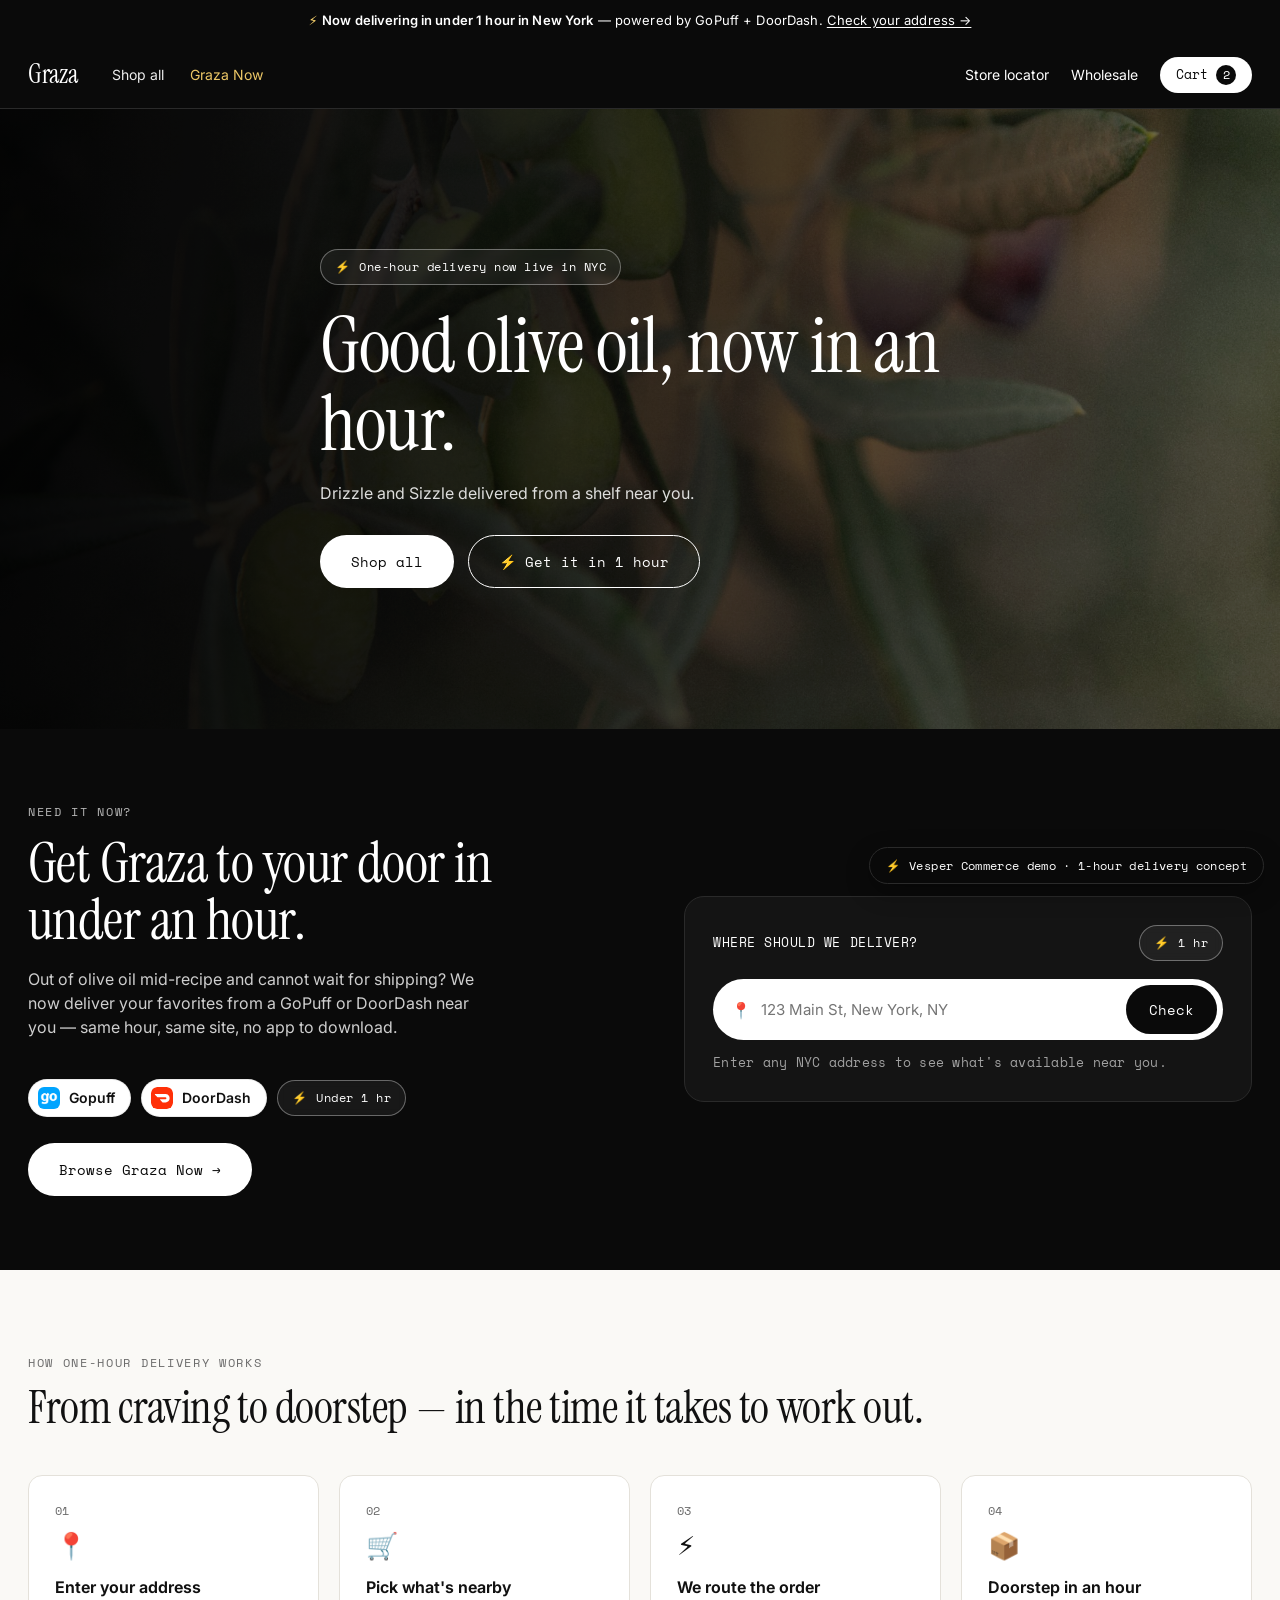
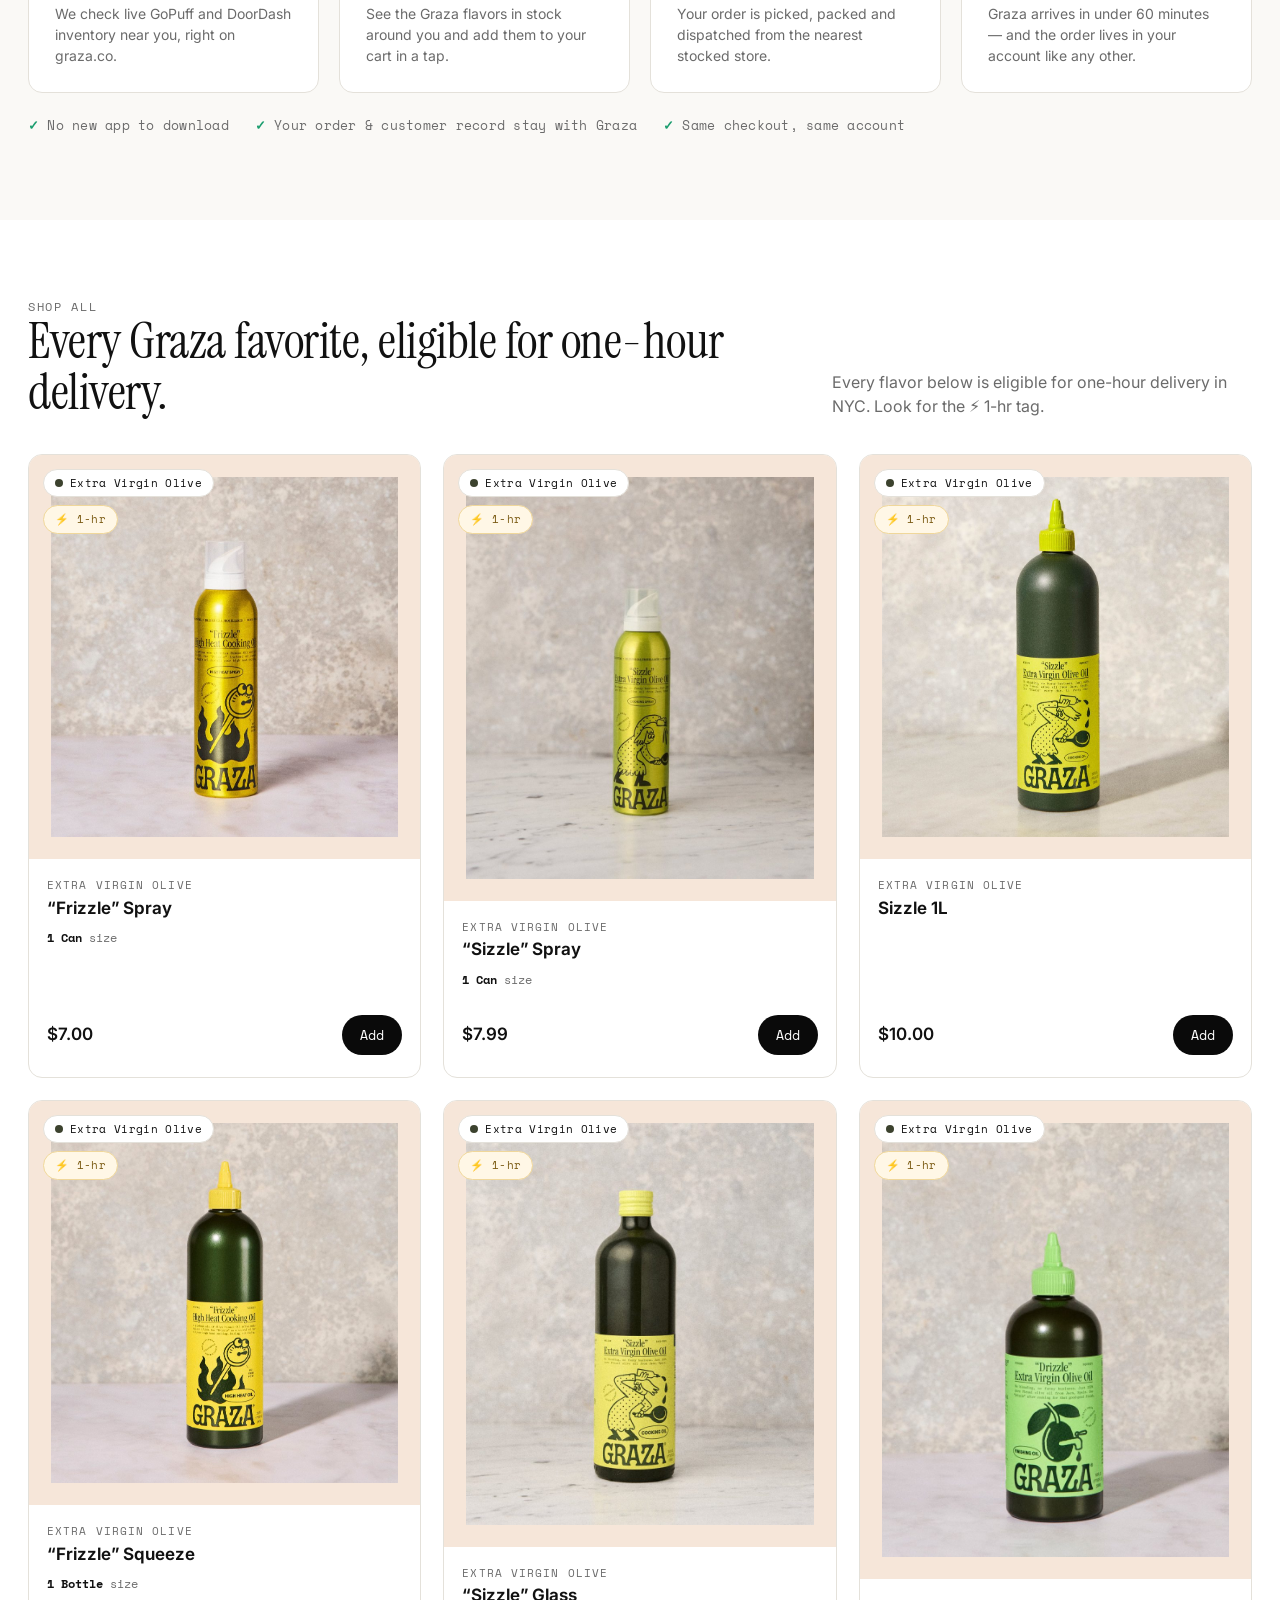
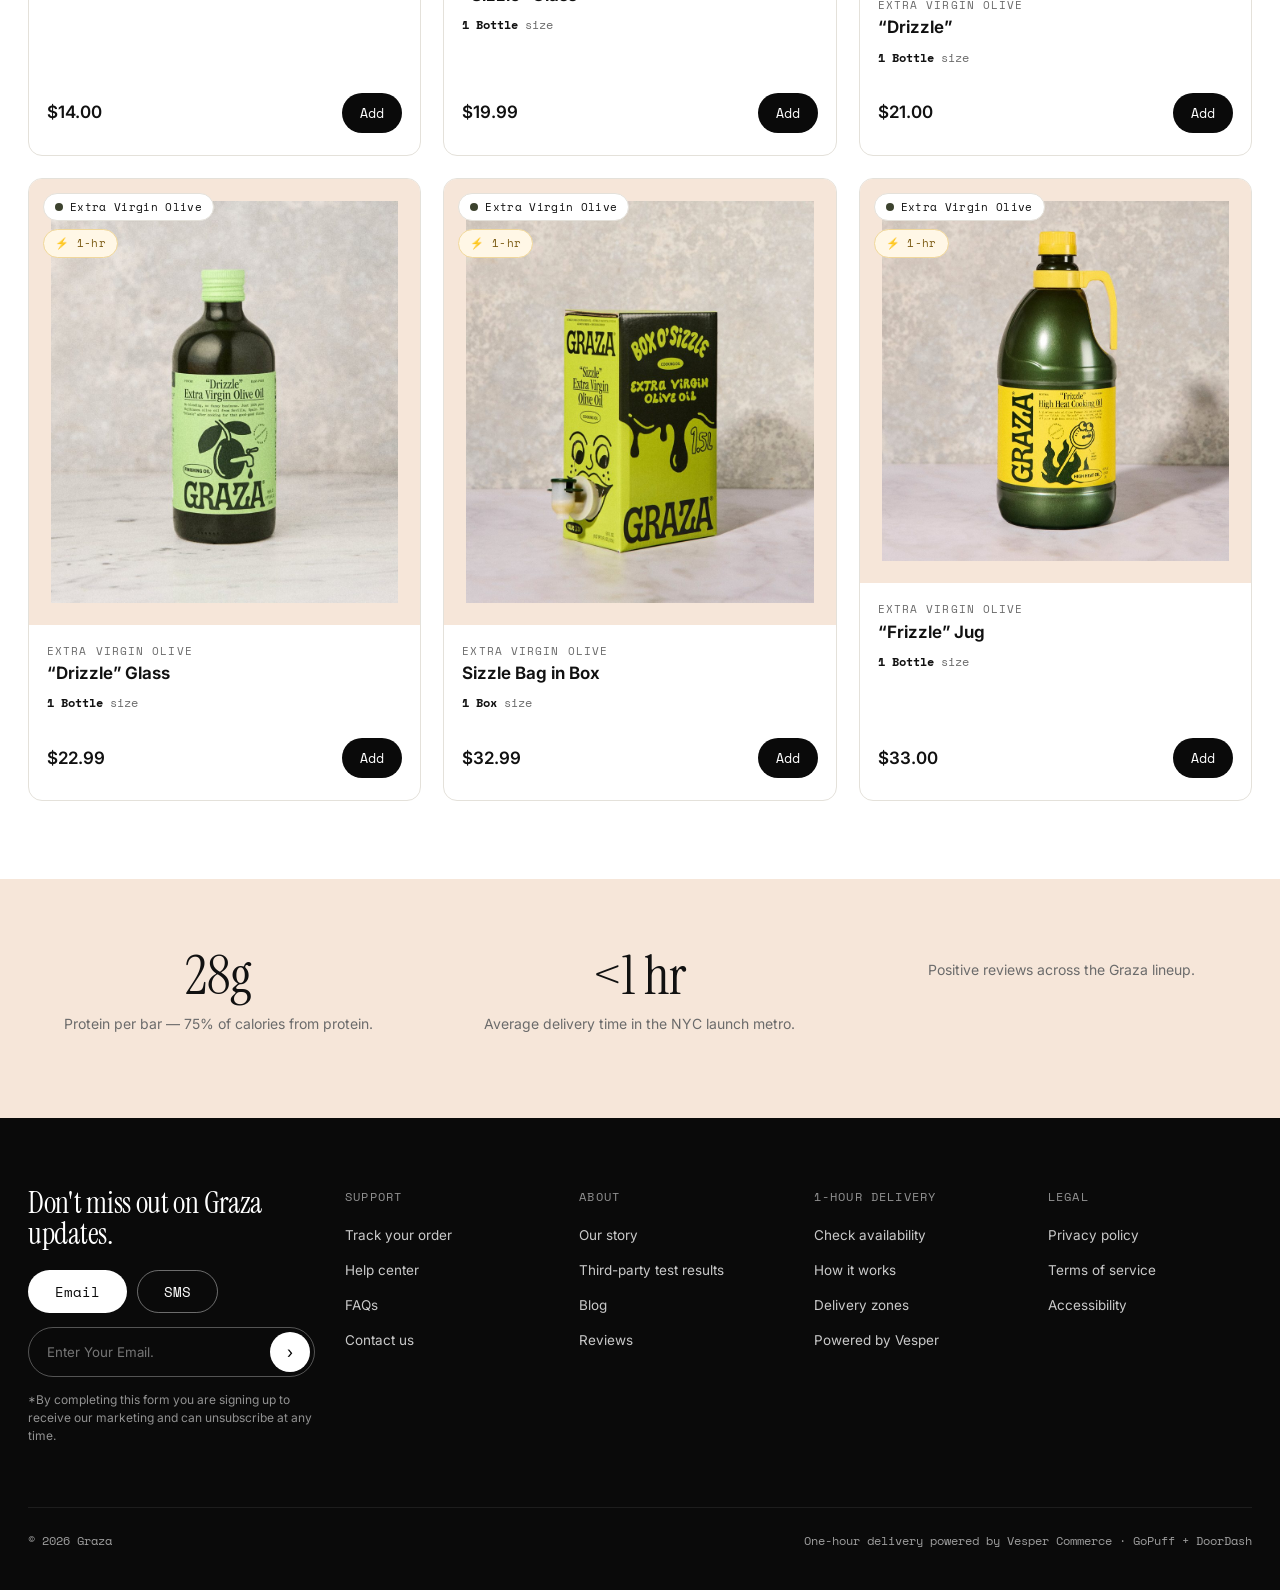
<file: index.html>
<!doctype html>
<html lang="en">
<head>
<meta charset="utf-8" />
<meta name="viewport" content="width=device-width, initial-scale=1" />
<title>Graza — now with one-hour delivery</title>
<meta name="description" content="Graza, delivered in about an hour via GoPuff and DoorDash." />
<link rel="preconnect" href="https://fonts.googleapis.com" />
<link rel="preconnect" href="https://fonts.gstatic.com" crossorigin />
<link href="https://fonts.googleapis.com/css2?family=Instrument+Serif&family=Inter:wght@400;500;600;700&family=Space+Mono:wght@400;700&display=swap" rel="stylesheet" />
<link rel="stylesheet" href="styles.css" />
<link rel="icon" href="assets/p0.jpg" />
</head>
<body>

<!-- Announcement -->
<div class="announce">
  <span class="bolt">⚡</span> <b>Now delivering in under 1 hour in New York</b> — powered by GoPuff + DoorDash. <a href="#onehour">Check your address →</a>
</div>

<!-- Header -->
<header class="header">
  <nav class="nav">
    <a class="brand" href="index.html"><span class="wordmark">Graza</span></a>
    <div class="nav-links"><a href="#shop">Shop all</a>
      <a href="graza-now.html" style="color:#ffd76e">Graza Now</a>
    </div>
    <div class="nav-right">
      <a class="hide-sm" href="#">Store locator</a>
      <a class="hide-sm" href="#">Wholesale</a>
      <button class="hamburger" onclick="openMenu()" aria-label="Open menu"><svg viewBox="0 0 24 24" fill="none" stroke="currentColor" stroke-width="2" stroke-linecap="round"><line x1="3" y1="6" x2="21" y2="6"/><line x1="3" y1="12" x2="21" y2="12"/><line x1="3" y1="18" x2="21" y2="18"/></svg></button>
      <a href="checkout.html" class="cart-pill" onclick="event.preventDefault();openCart()">Cart <span class="cart-count" id="cartCount">2</span></a>
    </div>
  </nav>
</header>

<!-- Hero -->
<section class="hero">
  <div class="hero-media" style="background-image:linear-gradient(105deg,rgba(10,12,20,.84) 0%,rgba(10,12,20,.58) 46%,rgba(10,12,20,.34) 100%),url('assets/hero.jpg');background-size:cover;background-position:center"></div>
  <div class="wrap hero-inner">
    <div class="delivery-badge" style="margin-bottom:22px"><span class="bolt">⚡</span> One-hour delivery now live in NYC</div>
    <h1 class="serif">Good olive oil, now in an hour.</h1>
    <p class="sub">Drizzle and Sizzle delivered from a shelf near you.</p>
    <div class="hero-cta">
      <a href="#shop" class="btn btn-white">Shop all</a>
      <a href="#onehour" class="btn btn-outline" style="color:#fff">⚡ Get it in 1 hour</a>
    </div>
  </div>
</section>

<!-- ===== SIGNATURE 1-HOUR DELIVERY BAND ===== -->
<section class="delivery-band" id="onehour">
  <div class="wrap grid">
    <div>
      <div class="eyebrow" style="color:rgba(255,255,255,.7)">Need it now?</div>
      <h2 class="serif" style="margin-top:14px">Get Graza to your door in under an hour.</h2>
      <p class="lede">Out of olive oil mid-recipe and cannot wait for shipping? We now deliver your favorites from a GoPuff or DoorDash near you — same hour, same site, no app to download.</p>
      <div class="retailer-chips" style="margin-top:24px">
        <span class="chip"><img class="logo" src="assets/gopuff-icon.png" alt="GoPuff" /> Gopuff</span>
        <span class="chip"><img class="logo" src="assets/doordash-icon.svg" alt="DoorDash" /> DoorDash</span>
        <span class="delivery-badge"><span class="bolt">⚡</span> Under 1 hr</span>
      </div>
      <div style="margin-top:26px">
        <a href="graza-now.html" class="btn btn-white">Browse Graza Now →</a>
      </div>
    </div>

    <div class="addr-card">
      <div class="row-top">
        <div style="font-family:var(--mono);font-size:13px;letter-spacing:.04em">WHERE SHOULD WE DELIVER?</div>
        <div class="delivery-badge"><span class="bolt">⚡</span> 1 hr</div>
      </div>
      <div class="addr-field">
        <span aria-hidden="true">📍</span>
        <input id="addrInput" type="text" placeholder="123 Main St, New York, NY" />
        <button class="btn btn-dark" onclick="checkAvailability()">Check</button>
      </div>
      <div class="addr-note">Enter any NYC address to see what's available near you.</div>

      <div class="avail-result" id="availResult">
        <div class="avail-head"><span>✓</span> Available near you — delivered in under 1 hour</div>
        <div class="mini-prod">
          <img src="assets/p0.jpg" alt="" />
          <div class="info"><div class="name">Gold · Chocolate Chip Cookie Dough</div><div class="meta">4-bar pack · $13.99</div></div>
          <button class="mini-add" onclick="addToCart()">Add</button>
        </div>
        <div class="mini-prod">
          <img src="assets/p1.jpg" alt="" />
          <div class="info"><div class="name">Bronze · Cookie Dough Caramel</div><div class="meta">4-bar pack · $13.99</div></div>
          <button class="mini-add" onclick="addToCart()">Add</button>
        </div>
        <div class="mini-prod">
          <img src="assets/p0.jpg" alt="" />
          <div class="info"><div class="name">Gold · Single bar <span style="opacity:.6">(trial)</span></div><div class="meta">Single · $3.49</div></div>
          <button class="mini-add" onclick="addToCart()">Add</button>
        </div>
        <a href="checkout.html" class="btn btn-white btn-block" style="margin-top:16px">View cart · check out →</a>
      </div>
    </div>
  </div>
</section>

<!-- How it works -->
<section class="how">
  <div class="wrap">
    <div class="eyebrow">How one-hour delivery works</div>
    <h2 class="serif" style="font-size:clamp(30px,3.6vw,46px);margin-top:12px">From craving to doorstep — in the time it takes to work out.</h2>
    <div class="steps">
      <div class="step"><div class="num">01</div><div class="icon">📍</div><h3>Enter your address</h3><p>We check live GoPuff and DoorDash inventory near you, right on graza.co.</p></div>
      <div class="step"><div class="num">02</div><div class="icon">🛒</div><h3>Pick what's nearby</h3><p>See the Graza flavors in stock around you and add them to your cart in a tap.</p></div>
      <div class="step"><div class="num">03</div><div class="icon">⚡</div><h3>We route the order</h3><p>Your order is picked, packed and dispatched from the nearest stocked store.</p></div>
      <div class="step"><div class="num">04</div><div class="icon">📦</div><h3>Doorstep in an hour</h3><p>Graza arrives in under 60 minutes — and the order lives in your account like any other.</p></div>
    </div>
    <div class="assurance">
      <span><span class="tick">✓</span> No new app to download</span>
      <span><span class="tick">✓</span> Your order &amp; customer record stay with Graza</span>
      <span><span class="tick">✓</span> Same checkout, same account</span>
    </div>
  </div>
</section>

<!-- Product grid -->
<section class="section" id="shop">
  <div class="wrap">
    <div class="section-head">
      <div>
        <div class="eyebrow">Shop all</div>
        <h2 class="serif">Every Graza favorite, eligible for one-hour delivery.</h2>
      </div>
      <p>Every flavor below is eligible for one-hour delivery in NYC. Look for the <span style="white-space:nowrap">⚡ 1-hr</span> tag.</p>
    </div>

    <div class="prod-grid" id="prodGrid">
      <!-- cards injected by app.js -->
    </div>
  </div>
</section>

<!-- Value strip -->
<section class="value-strip">
  <div class="wrap value-grid">
    <div><div class="big">28g</div><p>Protein per bar — 75% of calories from protein.</p></div>
    <div><div class="big">&lt;1 hr</div><p>Average delivery time in the NYC launch metro.</p></div>
    <div><div class="big"></div><p>Positive reviews across the Graza lineup.</p></div>
  </div>
</section>

<!-- Footer -->
<footer class="footer">
  <div class="wrap">
    <div class="top">
      <div class="updates">
        <h3 class="serif">Don't miss out on Graza updates.</h3>
        <div class="toggle">
          <button class="btn btn-white">Email</button>
          <button class="btn btn-outline" style="color:#fff">SMS</button>
        </div>
        <div class="subscribe"><input placeholder="Enter Your Email." /><button>›</button></div>
        <p style="font-size:12px;opacity:.55;margin-top:14px;max-width:320px">*By completing this form you are signing up to receive our marketing and can unsubscribe at any time.</p>
      </div>
      <div><div class="colhead">Support</div><ul><li><a href="#">Track your order</a></li><li><a href="#">Help center</a></li><li><a href="#">FAQs</a></li><li><a href="#">Contact us</a></li></ul></div>
      <div><div class="colhead">About</div><ul><li><a href="#">Our story</a></li><li><a href="#">Third-party test results</a></li><li><a href="#">Blog</a></li><li><a href="#">Reviews</a></li></ul></div>
      <div><div class="colhead">1-Hour Delivery</div><ul><li><a href="#onehour">Check availability</a></li><li><a href="#onehour">How it works</a></li><li><a href="#">Delivery zones</a></li><li><a href="#">Powered by Vesper</a></li></ul></div>
      <div><div class="colhead">Legal</div><ul><li><a href="#">Privacy policy</a></li><li><a href="#">Terms of service</a></li><li><a href="#">Accessibility</a></li></ul></div>
    </div>
    <div class="base"><span>© 2026 Graza</span><span>One-hour delivery powered by Vesper Commerce · GoPuff + DoorDash</span></div>
  </div>
</footer>

<div class="demo-ribbon"><span class="bolt">⚡</span> Vesper Commerce demo · 1-hour delivery concept</div>

<script src="app.js"></script>
</body>
</html>
</file>
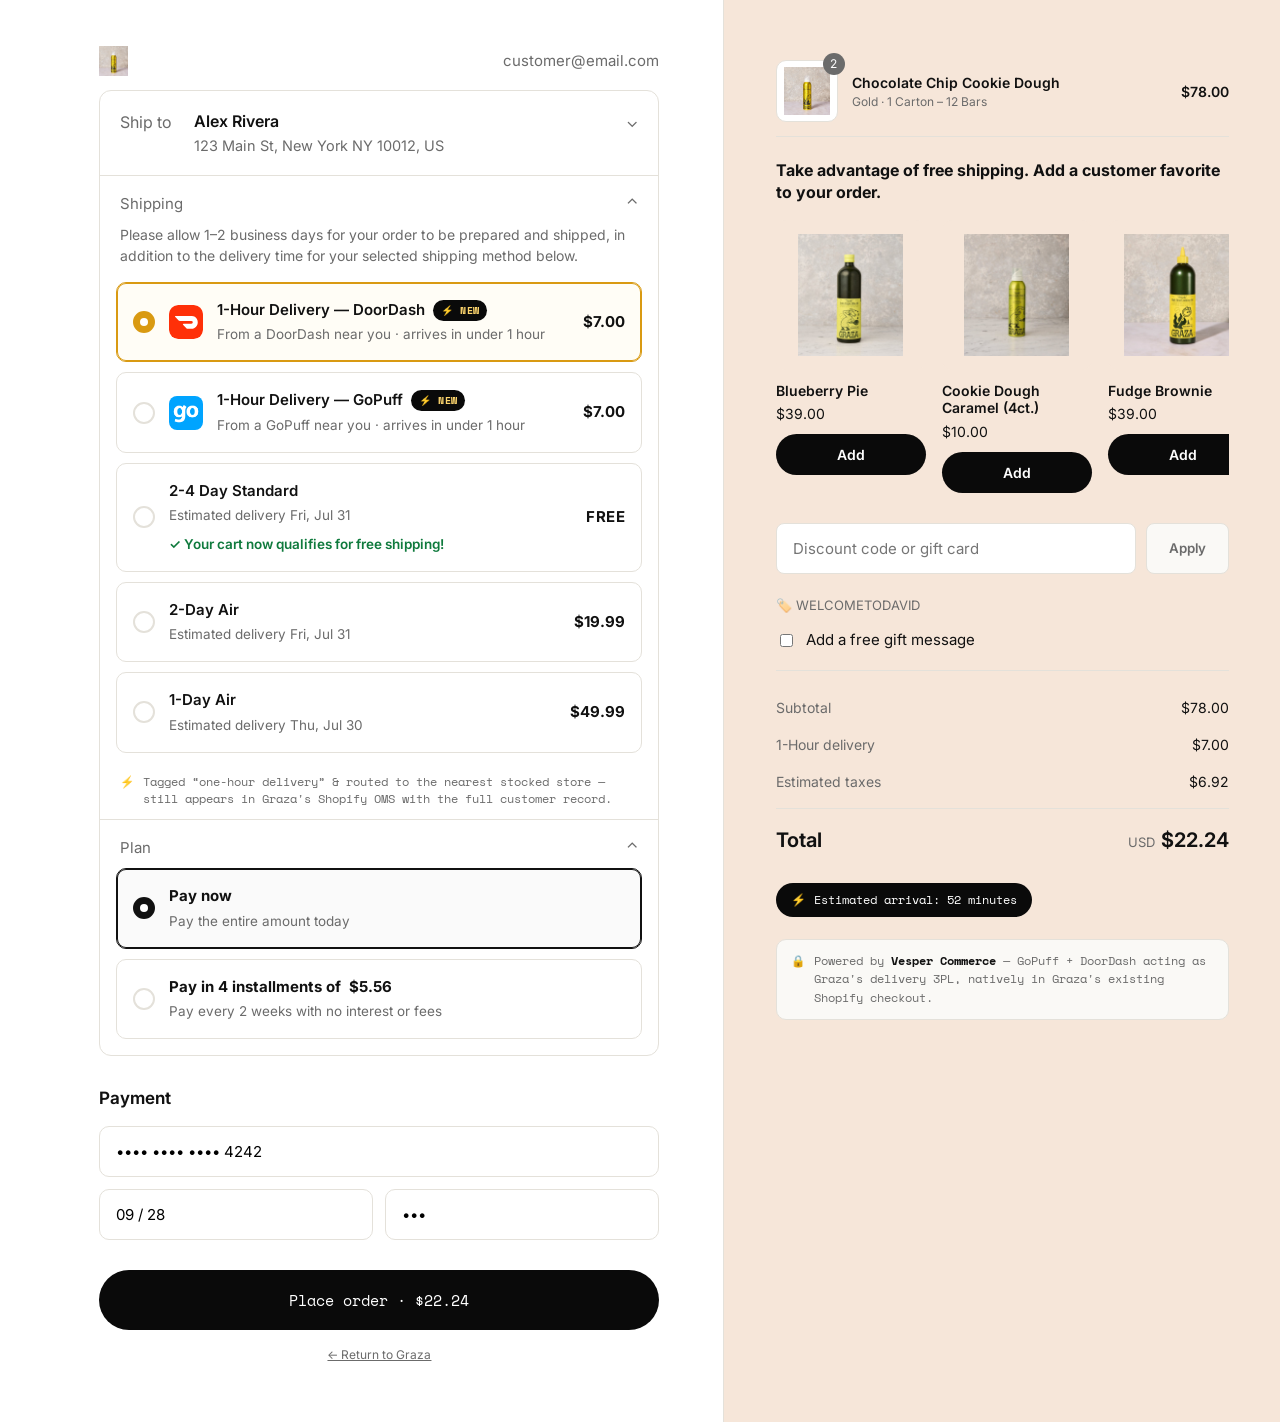
<file: checkout.html>
<!doctype html>
<html lang="en">
<head>
<meta charset="utf-8" />
<meta name="viewport" content="width=device-width, initial-scale=1" />
<title>Checkout | Graza</title>
<link rel="preconnect" href="https://fonts.googleapis.com" />
<link rel="preconnect" href="https://fonts.gstatic.com" crossorigin />
<link href="https://fonts.googleapis.com/css2?family=Instrument+Serif&family=Inter:wght@400;500;600;700&family=Space+Mono:wght@400;700&display=swap" rel="stylesheet" />
<link rel="stylesheet" href="styles.css" />
<link rel="icon" href="assets/p0.jpg" />
</head>
<body>

<div class="checkout">
  <!-- LEFT -->
  <div class="co-left">
    <div class="inner">
      <div class="co-topbar">
        <a href="index.html" class="co-logo"><img src="assets/p0.jpg" alt="Graza" style="height:30px" /></a>
        <span class="email">customer@email.com</span>
      </div>

      <!-- Ship to -->
      <div class="co-card">
        <div class="ship-to">
          <span class="k">Ship to</span>
          <span class="v"><b>Alex Rivera</b><div>123 Main St, New York NY 10012, US</div></span>
          <span class="chev">⌄</span>
        </div>

        <!-- Shipping -->
        <div class="co-block">
          <div class="bh"><span class="t">Shipping</span><span class="chev" style="color:var(--gray)">⌃</span></div>
          <div class="note">Please allow 1–2 business days for your order to be prepared and shipped, in addition to the delivery time for your selected shipping method below.</div>
          <div class="opts" id="shipOpts">

            <!-- 1-hour delivery options (the Vesper addition) -->
            <label class="co-opt onehr selected" data-cost="7.00" data-label="1-Hour delivery" onclick="selectShip(this)">
              <span class="radio"></span>
              <span class="ret"><img src="assets/doordash-icon.svg" alt="DoorDash" /></span>
              <span class="body">
                <span class="n">1-Hour Delivery — DoorDash <span class="badge-1hr">⚡ NEW</span></span>
                <span class="d">From a DoorDash near you · arrives in under 1 hour</span>
              </span>
              <span class="amt">$7.00</span>
            </label>

            <label class="co-opt onehr" data-cost="7.00" data-label="1-Hour delivery" onclick="selectShip(this)">
              <span class="radio"></span>
              <span class="ret"><img src="assets/gopuff-icon.png" alt="GoPuff" /></span>
              <span class="body">
                <span class="n">1-Hour Delivery — GoPuff <span class="badge-1hr">⚡ NEW</span></span>
                <span class="d">From a GoPuff near you · arrives in under 1 hour</span>
              </span>
              <span class="amt">$7.00</span>
            </label>

            <!-- standard Graza shipping tiers -->
            <label class="co-opt" data-cost="0" data-label="2-4 Day Standard" onclick="selectShip(this)">
              <span class="radio"></span>
              <span class="body">
                <span class="n">2-4 Day Standard</span>
                <span class="d">Estimated delivery Fri, Jul 31</span>
                <span class="free-ok">✓ Your cart now qualifies for free shipping!</span>
              </span>
              <span class="amt free">FREE</span>
            </label>

            <label class="co-opt" data-cost="19.99" data-label="2-Day Air" onclick="selectShip(this)">
              <span class="radio"></span>
              <span class="body">
                <span class="n">2-Day Air</span>
                <span class="d">Estimated delivery Fri, Jul 31</span>
              </span>
              <span class="amt">$19.99</span>
            </label>

            <label class="co-opt" data-cost="49.99" data-label="1-Day Air" onclick="selectShip(this)">
              <span class="radio"></span>
              <span class="body">
                <span class="n">1-Day Air</span>
                <span class="d">Estimated delivery Thu, Jul 30</span>
              </span>
              <span class="amt">$49.99</span>
            </label>

          </div>
          <div class="note" id="routeNote" style="display:flex;gap:9px;color:var(--gray);font-family:var(--mono);font-size:11.5px">
            <span style="color:#d99a12">⚡</span>
            <span>Tagged “one-hour delivery” &amp; routed to the nearest stocked store — still appears in Graza's Shopify OMS with the full customer record.</span>
          </div>
        </div>

        <!-- Plan -->
        <div class="co-block co-plan">
          <div class="bh"><span class="t">Plan</span><span class="chev" style="color:var(--gray)">⌃</span></div>
          <div class="opts" id="planOpts">
            <label class="co-opt selected" onclick="selectPlan(this)">
              <span class="radio"></span>
              <span class="body"><span class="n">Pay now</span><span class="d">Pay the entire amount today</span></span>
            </label>
            <label class="co-opt" onclick="selectPlan(this)">
              <span class="radio"></span>
              <span class="body"><span class="n">Pay in 4 installments of <span id="instAmt">$22.98</span></span><span class="d">Pay every 2 weeks with no interest or fees</span></span>
            </label>
          </div>
        </div>
      </div>

      <!-- Payment -->
      <div class="co-section-title">Payment</div>
      <input class="co-field" placeholder="Card number" value="•••• •••• •••• 4242" />
      <div class="co-row">
        <input class="co-field" placeholder="Expiration (MM/YY)" value="09 / 28" />
        <input class="co-field" placeholder="Security code" value="•••" />
      </div>

      <button class="btn btn-dark btn-block btn-lg" id="placeBtn" style="margin-top:18px" onclick="placeOrder()">Place order · $91.92</button>
      <p style="font-size:12px;color:var(--gray);text-align:center;margin-top:16px"><a href="index.html" style="text-decoration:underline">← Return to Graza</a></p>
    </div>
  </div>

  <!-- RIGHT: order summary -->
  <div class="co-right">
    <div class="inner">
      <div class="os-item">
        <div class="im"><img src="assets/p0.jpg" alt="" /><span class="q">2</span></div>
        <div class="nm"><div class="t">Chocolate Chip Cookie Dough</div><div class="s">Gold · 1 Carton – 12 Bars</div></div>
        <div class="pr">$78.00</div>
      </div>

      <!-- upsell rail -->
      <div class="upsell-title">Take advantage of free shipping. Add a customer favorite to your order.</div>
      <div class="upsell-rail">
        <div class="upsell-card"><div class="im"><img src="assets/p4.jpg" alt="" /></div><div class="nm">Blueberry Pie</div><div class="pr">$39.00</div><button class="add" onclick="addToCart()">Add</button></div>
        <div class="upsell-card"><div class="im"><img src="assets/p1.jpg" alt="" /></div><div class="nm">Cookie Dough Caramel (4ct.)</div><div class="pr">$10.00</div><button class="add" onclick="addToCart()">Add</button></div>
        <div class="upsell-card"><div class="im"><img src="assets/p3.jpg" alt="" /></div><div class="nm">Fudge Brownie</div><div class="pr">$39.00</div><button class="add" onclick="addToCart()">Add</button></div>
        <div class="upsell-card"><div class="im"><img src="assets/p2.jpg" alt="" /></div><div class="nm">PB Chocolate Chunk</div><div class="pr">$39.00</div><button class="add" onclick="addToCart()">Add</button></div>
      </div>

      <!-- discount -->
      <div class="co-discount">
        <input placeholder="Discount code or gift card" />
        <button>Apply</button>
      </div>
      <div class="co-discount-tag">🏷️ WELCOMETODAVID</div>
      <div class="co-gift"><input type="checkbox" /> Add a free gift message</div>

      <!-- totals -->
      <div class="os-line"><span class="muted">Subtotal</span><span>$78.00</span></div>
      <div class="os-line"><span class="muted" id="sumShipLabel">1-Hour delivery</span><span id="sumShip">$7.00</span></div>
      <div class="os-line"><span class="muted">Estimated taxes</span><span>$6.92</span></div>
      <div class="os-line total"><span>Total</span><span><span style="font-size:13px;color:var(--gray);font-weight:400;margin-right:6px">USD</span><span id="sumTotal">$91.92</span></span></div>

      <div class="eta-badge" style="margin-top:20px"><span class="bolt">⚡</span> Estimated arrival: 52 minutes</div>
      <div class="co-note" style="margin-top:8px;border-style:solid"><span>🔒</span> <span>Powered by <b>Vesper Commerce</b> — GoPuff + DoorDash acting as Graza's delivery 3PL, natively in Graza's existing Shopify checkout.</span></div>
    </div>
  </div>
</div>

<script src="app.js"></script>
</body>
</html>
</file>
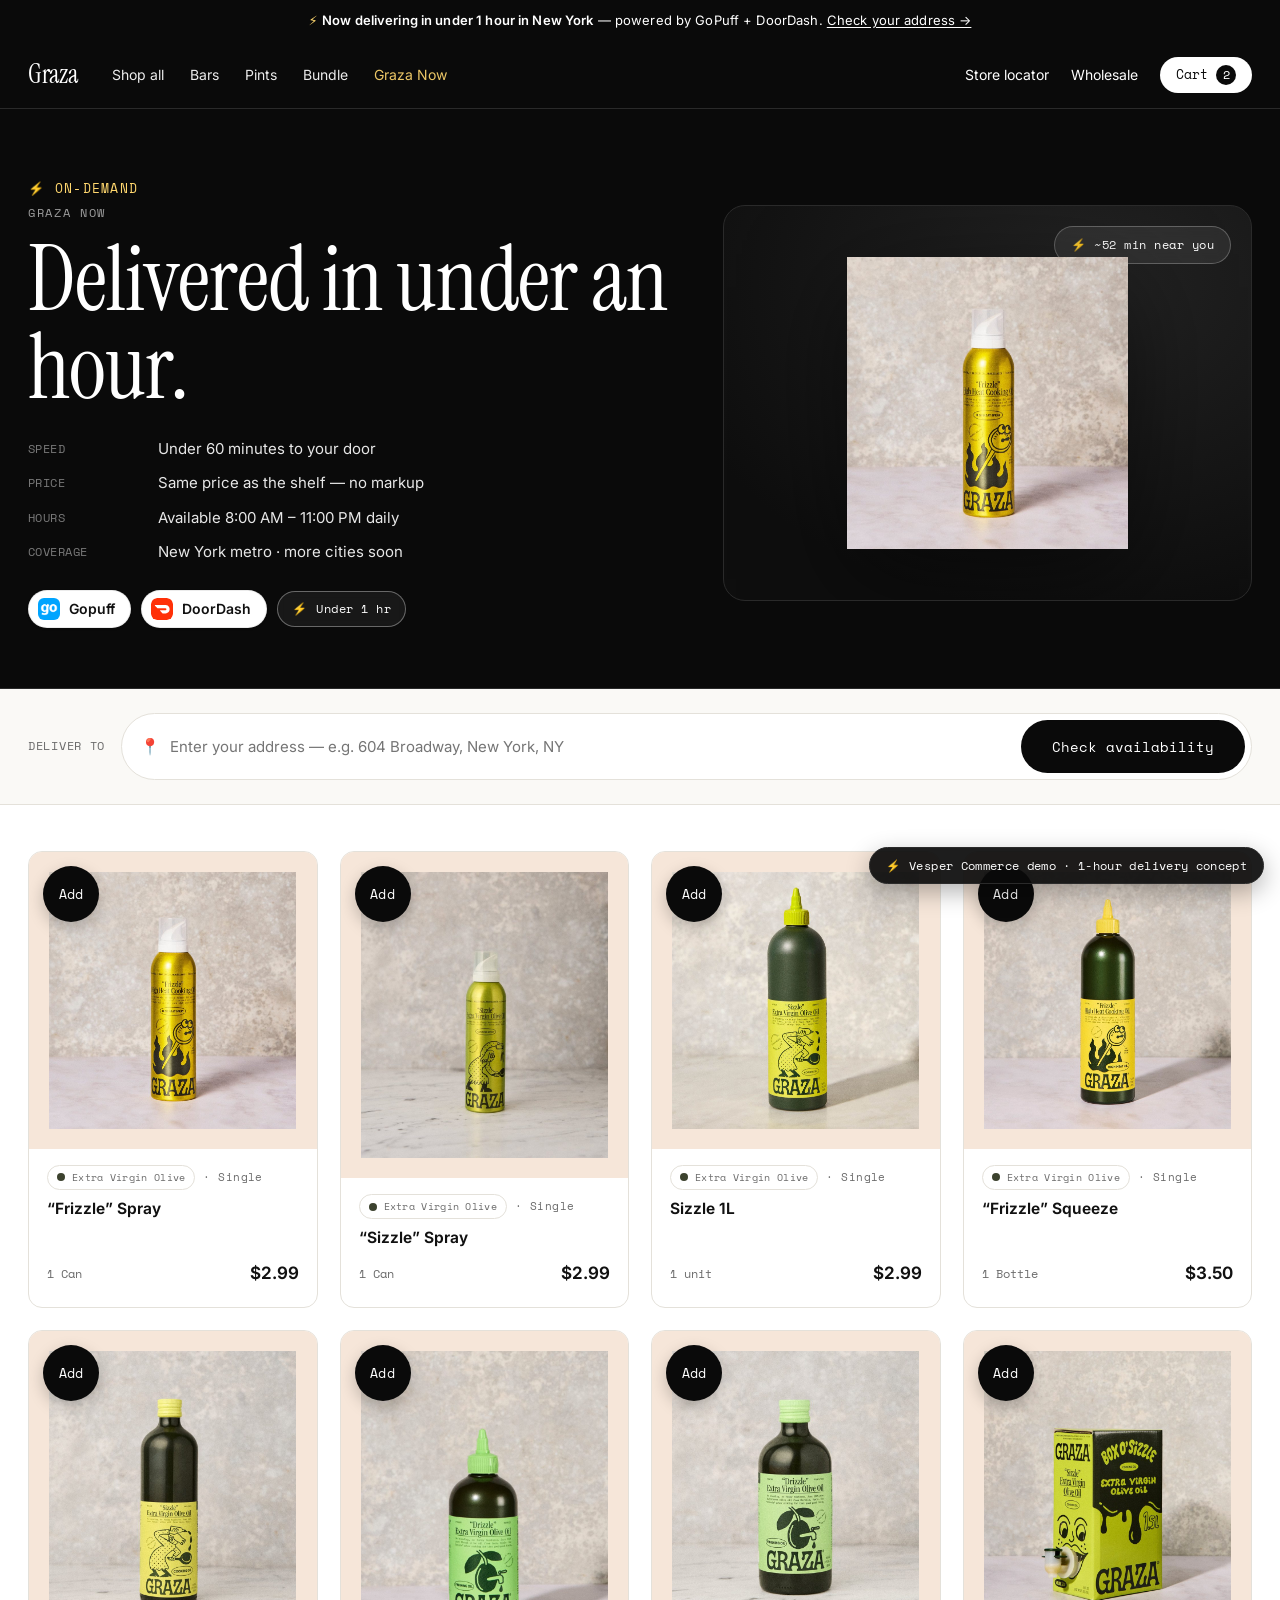
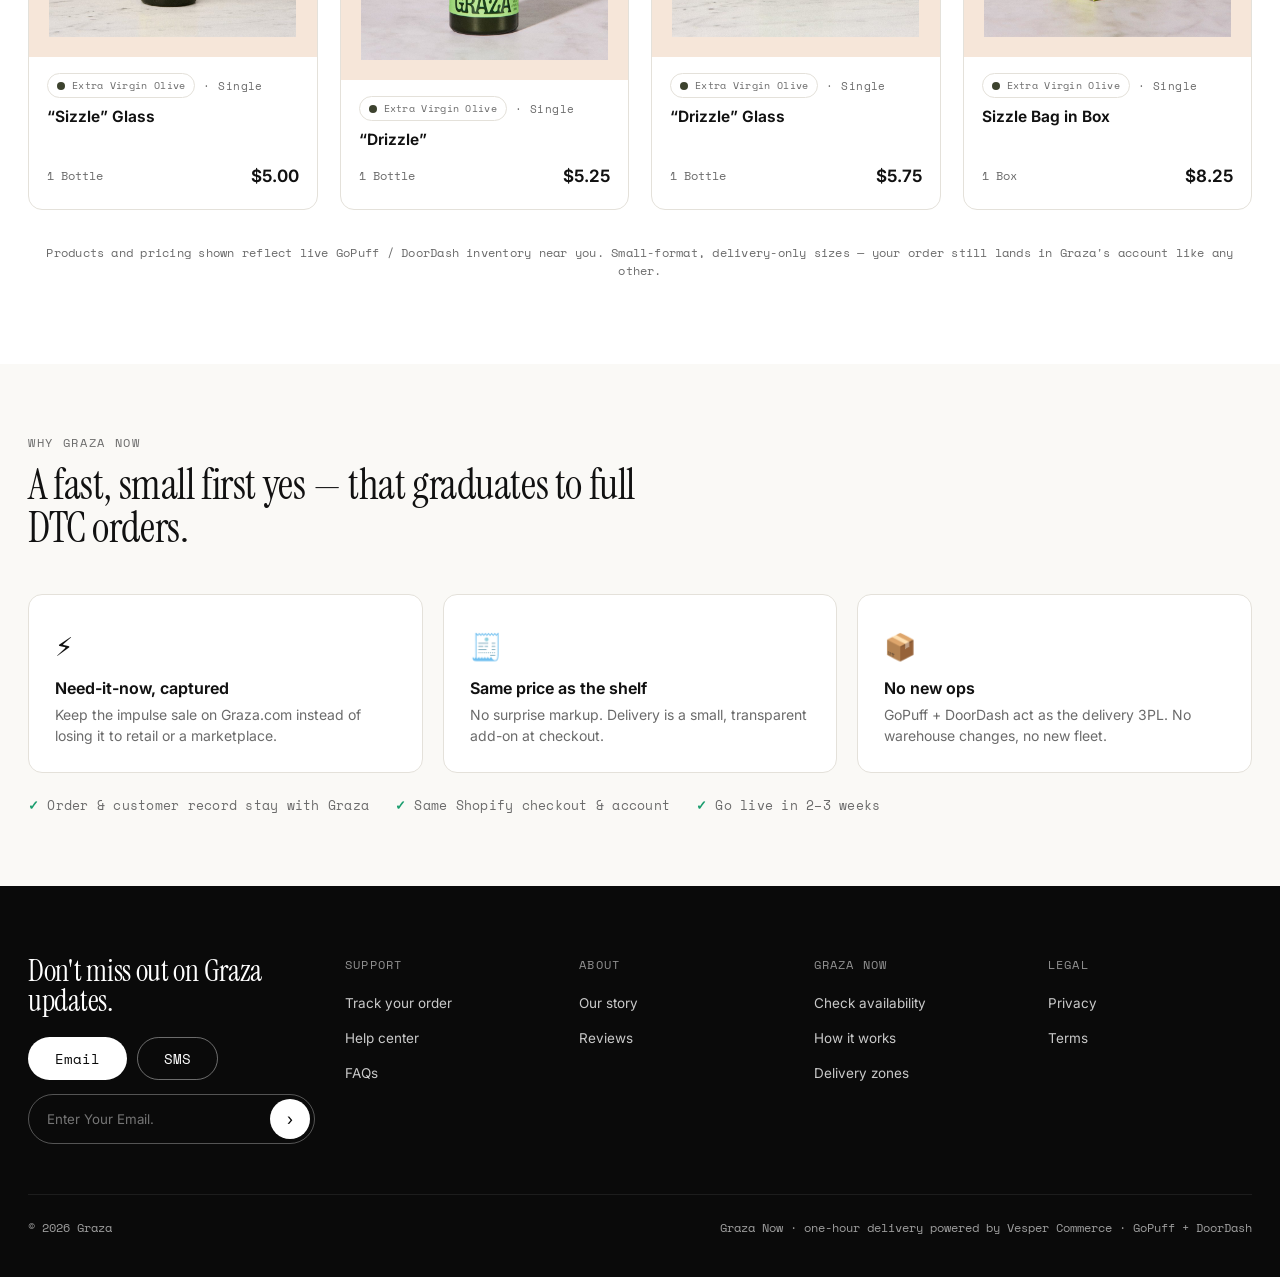
<file: graza-now.html>
<!doctype html>
<html lang="en">
<head>
<meta charset="utf-8" />
<meta name="viewport" content="width=device-width, initial-scale=1" />
<title>Graza Now — Delivered in under an hour | Graza</title>
<meta name="description" content="Graza Now: your favorite bars delivered in under an hour, at the same price as the shelf. Powered by GoPuff + DoorDash." />
<link rel="preconnect" href="https://fonts.googleapis.com" />
<link rel="preconnect" href="https://fonts.gstatic.com" crossorigin />
<link href="https://fonts.googleapis.com/css2?family=Instrument+Serif&family=Inter:wght@400;500;600;700&family=Space+Mono:wght@400;700&display=swap" rel="stylesheet" />
<link rel="stylesheet" href="styles.css" />
<link rel="icon" href="assets/p0.jpg" />
</head>
<body>

<div class="announce">
  <span class="bolt">⚡</span> <b>Now delivering in under 1 hour in New York</b> — powered by GoPuff + DoorDash. <a href="#now">Check your address →</a>
</div>

<header class="header">
  <nav class="nav">
    <a class="brand" href="index.html"><span class="wordmark">Graza</span></a>
    <div class="nav-links">
      <a href="index.html#shop">Shop all</a>
      <a href="index.html#shop">Bars</a>
      <a href="index.html#shop">Pints</a>
      <a href="index.html#shop">Bundle</a>
      <a href="graza-now.html" style="color:#ffd76e">Graza Now</a>
    </div>
    <div class="nav-right">
      <a class="hide-sm" href="#">Store locator</a>
      <a class="hide-sm" href="#">Wholesale</a>
      <button class="hamburger" onclick="openMenu()" aria-label="Open menu"><svg viewBox="0 0 24 24" fill="none" stroke="currentColor" stroke-width="2" stroke-linecap="round"><line x1="3" y1="6" x2="21" y2="6"/><line x1="3" y1="12" x2="21" y2="12"/><line x1="3" y1="18" x2="21" y2="18"/></svg></button>
      <a href="checkout.html" class="cart-pill" onclick="event.preventDefault();openCart()">Cart <span class="cart-count" id="cartCount">2</span></a>
    </div>
  </nav>
</header>

<!-- HERO -->
<section class="now-hero" id="now">
  <div class="wrap grid">
    <div>
      <div class="kick">⚡ On-demand</div>
      <div class="eyebrow">Graza Now</div>
      <h1 class="serif">Delivered in under an hour.</h1>
      <div class="facts">
        <div><span class="k">Speed</span> Under 60 minutes to your door</div>
        <div><span class="k">Price</span> Same price as the shelf — no markup</div>
        <div><span class="k">Hours</span> Available 8:00 AM – 11:00 PM daily</div>
        <div><span class="k">Coverage</span> New York metro · more cities soon</div>
      </div>
      <div class="chips-row retailer-chips">
        <span class="chip"><img class="logo" src="assets/gopuff-icon.png" alt="GoPuff" /> Gopuff</span>
        <span class="chip"><img class="logo" src="assets/doordash-icon.svg" alt="DoorDash" /> DoorDash</span>
        <span class="delivery-badge"><span class="bolt">⚡</span> Under 1 hr</span>
      </div>
    </div>
    <div class="now-visual">
      <div class="float-badge"><span class="bolt">⚡</span> ~52 min near you</div>
      <img src="assets/p0.jpg" alt="Graza bar available on demand" />
    </div>
  </div>
</section>

<!-- ADDRESS BAR -->
<div class="now-addrbar">
  <div class="wrap inner">
    <span class="lbl">Deliver to</span>
    <div class="field">
      <span aria-hidden="true">📍</span>
      <input id="nowAddr" type="text" placeholder="Enter your address — e.g. 604 Broadway, New York, NY" />
      <button class="btn btn-dark" onclick="nowCheck()">Check availability</button>
    </div>
    <span class="now-addr-state" id="nowAddrState"><span>✓</span> In your zone · delivered in ~52 min</span>
  </div>
</div>

<!-- GRID -->
<section class="now-section">
  <div class="wrap">
    <div class="now-gridwrap show" id="nowGridWrap">
      <div class="now-grid" id="nowGrid"><!-- injected by app.js --></div>
      <div class="now-disclaimer">
        Products and pricing shown reflect live GoPuff / DoorDash inventory near you. Small-format, delivery-only sizes — your order still lands in Graza's account like any other.
      </div>
    </div>
  </div>
</section>

<!-- reassurance band -->
<section class="how" style="padding:70px 0">
  <div class="wrap">
    <div class="eyebrow">Why Graza Now</div>
    <h2 class="serif" style="font-size:clamp(28px,3.4vw,42px);margin-top:12px;max-width:640px">A fast, small first yes — that graduates to full DTC orders.</h2>
    <div class="steps now-steps-3">
      <div class="step"><div class="icon">⚡</div><h3>Need-it-now, captured</h3><p>Keep the impulse sale on Graza.com instead of losing it to retail or a marketplace.</p></div>
      <div class="step"><div class="icon">🧾</div><h3>Same price as the shelf</h3><p>No surprise markup. Delivery is a small, transparent add-on at checkout.</p></div>
      <div class="step"><div class="icon">📦</div><h3>No new ops</h3><p>GoPuff + DoorDash act as the delivery 3PL. No warehouse changes, no new fleet.</p></div>
    </div>
    <div class="assurance">
      <span><span class="tick">✓</span> Order &amp; customer record stay with Graza</span>
      <span><span class="tick">✓</span> Same Shopify checkout &amp; account</span>
      <span><span class="tick">✓</span> Go live in 2–3 weeks</span>
    </div>
  </div>
</section>

<footer class="footer">
  <div class="wrap">
    <div class="top">
      <div class="updates">
        <h3 class="serif">Don't miss out on Graza updates.</h3>
        <div class="toggle"><button class="btn btn-white">Email</button><button class="btn btn-outline" style="color:#fff">SMS</button></div>
        <div class="subscribe"><input placeholder="Enter Your Email." /><button>›</button></div>
      </div>
      <div><div class="colhead">Support</div><ul><li><a href="#">Track your order</a></li><li><a href="#">Help center</a></li><li><a href="#">FAQs</a></li></ul></div>
      <div><div class="colhead">About</div><ul><li><a href="#">Our story</a></li><li><a href="#">Reviews</a></li></ul></div>
      <div><div class="colhead">Graza Now</div><ul><li><a href="graza-now.html">Check availability</a></li><li><a href="index.html#onehour">How it works</a></li><li><a href="#">Delivery zones</a></li></ul></div>
      <div><div class="colhead">Legal</div><ul><li><a href="#">Privacy</a></li><li><a href="#">Terms</a></li></ul></div>
    </div>
    <div class="base"><span>© 2026 Graza</span><span>Graza Now · one-hour delivery powered by Vesper Commerce · GoPuff + DoorDash</span></div>
  </div>
</footer>

<div class="demo-ribbon"><span class="bolt">⚡</span> Vesper Commerce demo · 1-hour delivery concept</div>

<script src="app.js"></script>
</body>
</html>
</file>
<file: styles.css>
/* ============================================================
   Graza × Vesper Commerce — 1-Hour Delivery Mockup
   Design system replicating graza.co
   Fonts: Instrument Serif (display) + Inter (body/Suisse substitute)
   ============================================================ */

:root {
  --black: #0a0a0a;
  --ink: #111111;
  --white: #ffffff;
  --offwhite: #f6e6d9;      /* product panel bg */
  --paper: #faf9f6;
  --line: #e4e1da;
  --line-dark: #2a2a2a;
  --gray: #6b6b6b;
  --gray-2: #8a8a8a;
  --gold: #3c422e;          /* brand accent */
  --gopuff: #009f8f;        /* GoPuff teal */
  --doordash: #eb1700;      /* DoorDash red */
  --radius-pill: 999px;
  --radius: 14px;
  --serif: "Instrument Serif", Georgia, serif;
  --sans: "Inter", -apple-system, system-ui, sans-serif;
  --mono: "Space Mono", ui-monospace, "SFMono-Regular", monospace;
  --maxw: 1280px;
}

* { box-sizing: border-box; }

html { scroll-behavior: smooth; }

body {
  margin: 0;
  font-family: var(--sans);
  color: var(--ink);
  background: var(--white);
  -webkit-font-smoothing: antialiased;
  line-height: 1.5;
}

img { max-width: 100%; display: block; }
a { color: inherit; text-decoration: none; }
button { font-family: inherit; cursor: pointer; }

h1, h2, h3, .serif {
  font-family: var(--serif);
  font-weight: 400;
  letter-spacing: -0.01em;
  line-height: 1.02;
  margin: 0;
}

.wrap { max-width: var(--maxw); margin: 0 auto; padding: 0 28px; }

/* ---------- Announcement bar ---------- */
.announce {
  background: var(--black);
  color: var(--white);
  font-size: 13px;
  letter-spacing: 0.01em;
  text-align: center;
  padding: 11px 16px;
  position: relative;
  z-index: 60;
}
.announce b { font-weight: 600; }
.announce .bolt { color: #ffd76e; }
.announce a { text-decoration: underline; text-underline-offset: 2px; }

/* ---------- Header / nav ---------- */
.header {
  background: var(--black);
  color: var(--white);
  position: sticky;
  top: 0;
  z-index: 50;
  border-bottom: 1px solid var(--line-dark);
}
.header.light {
  background: var(--white);
  color: var(--ink);
  border-bottom: 1px solid var(--line);
}
.nav {
  display: flex;
  align-items: center;
  gap: 34px;
  height: 66px;
  max-width: var(--maxw);
  margin: 0 auto;
  padding: 0 28px;
}
.brand img { height: 26px; width: auto; }
.nav-links { display: flex; gap: 26px; font-size: 14px; }
.nav-links a { opacity: 0.92; }
.nav-links a:hover { opacity: 1; }
.nav-right { margin-left: auto; display: flex; align-items: center; gap: 22px; font-size: 14px; }
.nav-right .ico { width: 20px; height: 20px; opacity: 0.9; }
.cart-pill {
  background: var(--white);
  color: var(--black);
  border-radius: var(--radius-pill);
  padding: 8px 16px;
  font-family: var(--mono);
  font-size: 13px;
  display: inline-flex;
  gap: 8px;
  align-items: center;
  border: none;
}
.header.light .cart-pill { background: var(--black); color: var(--white); }
.cart-count {
  background: var(--black); color: var(--white);
  border-radius: var(--radius-pill);
  min-width: 20px; height: 20px; padding: 0 5px;
  display: inline-flex; align-items: center; justify-content: center;
  font-size: 12px;
}
.header.light .cart-count { background: var(--white); color: var(--black); }

/* ---------- Hamburger + mobile menu ---------- */
.hamburger {
  display: none; width: 40px; height: 40px; align-items: center; justify-content: center;
  background: transparent; border: 0; color: inherit; padding: 0;
}
.hamburger svg { width: 24px; height: 24px; }

.menu-overlay { position: fixed; inset: 0; background: rgba(0,0,0,.45); z-index: 110; opacity: 0; visibility: hidden; transition: opacity .3s ease, visibility .3s ease; }
.menu-overlay.open { opacity: 1; visibility: visible; }
.mobile-menu {
  position: fixed; top: 0; left: 0; height: 100%; width: 320px; max-width: 86vw;
  background: var(--black); color: #fff; z-index: 111;
  transform: translateX(-100%); transition: transform .32s cubic-bezier(.4,0,.2,1);
  display: flex; flex-direction: column;
}
.mobile-menu.open { transform: translateX(0); }
.mm-head { display: flex; align-items: center; justify-content: space-between; padding: 20px 22px; border-bottom: 1px solid var(--line-dark); }
.mm-head img { height: 24px; width: auto; }
.mm-close { background: transparent; border: 1px solid var(--line-dark); border-radius: 8px; color: #fff; font-size: 16px; width: 40px; height: 40px; display: flex; align-items: center; justify-content: center; }
.mm-links { display: flex; flex-direction: column; padding: 16px 0 6px; }
.mm-links a { font-family: var(--serif); font-size: 27px; line-height: 1; padding: 13px 24px; color: #fff; letter-spacing: -.01em; }
.mm-links a.active { color: #ffd76e; }
.mm-sub { margin-top: auto; border-top: 1px solid var(--line-dark); padding: 18px 24px; display: flex; flex-direction: column; gap: 14px; }
.mm-sub a { font-family: var(--sans); font-size: 14px; color: rgba(255,255,255,.8); }
.mm-cta { margin: 6px 24px 26px; }

@media (max-width: 620px) { .hamburger { display: inline-flex; } }

/* ---------- Buttons ---------- */
.btn {
  display: inline-flex; align-items: center; justify-content: center; gap: 10px;
  font-family: var(--mono);
  font-size: 14px;
  border-radius: var(--radius-pill);
  padding: 15px 30px;
  border: 1px solid transparent;
  transition: transform .08s ease, opacity .15s ease, background .15s ease;
  white-space: nowrap;
}
.btn:active { transform: translateY(1px); }
.btn-white { background: var(--white); color: var(--black); }
.btn-white:hover { opacity: .88; }
.btn-dark { background: var(--black); color: var(--white); }
.btn-dark:hover { opacity: .9; }
.btn-outline { background: transparent; border-color: currentColor; }
.btn-block { width: 100%; }
.btn-lg { padding: 18px 34px; font-size: 15px; }

/* ---------- Hero ---------- */
.hero {
  position: relative;
  background: var(--black);
  color: var(--white);
  min-height: 620px;
  display: flex;
  align-items: center;
  overflow: hidden;
}
.hero-media {
  position: absolute; inset: 0;
  background-size: cover;
  background-position: center;
  opacity: 0.92;
}
.hero-media::after {
  content: "";
  position: absolute; inset: 0;
  background: linear-gradient(90deg, rgba(0,0,0,.85) 0%, rgba(0,0,0,.55) 40%, rgba(0,0,0,.15) 100%);
}
.hero-inner { position: relative; z-index: 2; padding: 60px 0; }
.hero h1 { font-size: clamp(46px, 6vw, 82px); max-width: 640px; }
.hero .sub { margin-top: 18px; font-size: 16px; opacity: .85; max-width: 420px; }
.hero-cta { margin-top: 30px; display: flex; gap: 14px; flex-wrap: wrap; }

/* eyebrow / labels */
.eyebrow {
  font-family: var(--mono);
  font-size: 12px;
  letter-spacing: 0.14em;
  text-transform: uppercase;
  color: var(--gray);
}
.hero .eyebrow { color: rgba(255,255,255,.7); }

/* ---------- 1-hour delivery pieces ---------- */
.delivery-badge {
  display: inline-flex; align-items: center; gap: 9px;
  font-family: var(--mono);
  font-size: 12px;
  letter-spacing: 0.04em;
  padding: 8px 14px;
  border-radius: var(--radius-pill);
  border: 1px solid rgba(255,255,255,.35);
  background: rgba(255,255,255,.06);
  backdrop-filter: blur(4px);
}
.delivery-badge .bolt { color: #ffd76e; }
.header.light .delivery-badge, .on-light .delivery-badge {
  border-color: var(--line); background: var(--paper); color: var(--ink);
}

.retailer-chips { display: inline-flex; gap: 10px; align-items: center; flex-wrap: wrap; }
.chip {
  display: inline-flex; align-items: center; gap: 9px;
  font-family: var(--sans); font-size: 14px; font-weight: 600;
  border-radius: var(--radius-pill);
  padding: 7px 15px 7px 9px;
  background: var(--white); color: var(--ink);
  border: 1px solid rgba(0,0,0,.08);
  box-shadow: 0 1px 3px rgba(0,0,0,.08);
  letter-spacing: 0;
  line-height: 1;
}
.chip .logo { width: 22px; height: 22px; border-radius: 6px; object-fit: contain; flex: none; display: block; }
.chip-outline {
  background: transparent; color: inherit;
  border: 1px solid rgba(128,128,128,.4);
}

/* The signature 1-hour delivery band */
.delivery-band {
  background: var(--black);
  color: var(--white);
  padding: 74px 0;
}
.delivery-band .grid {
  display: grid; grid-template-columns: 1.05fr 1fr; gap: 60px; align-items: center;
}
.delivery-band h2 { font-size: clamp(34px, 4.4vw, 56px); max-width: 520px; }
.delivery-band .lede { margin-top: 18px; font-size: 16px; opacity: .8; max-width: 460px; }

.addr-card {
  background: #141414;
  border: 1px solid var(--line-dark);
  border-radius: 20px;
  padding: 28px;
}
.addr-card .row-top {
  display: flex; align-items: center; justify-content: space-between; margin-bottom: 18px;
}
.addr-field {
  display: flex; gap: 10px; align-items: center;
  background: var(--white); color: var(--ink);
  border-radius: var(--radius-pill);
  padding: 6px 6px 6px 18px;
}
.addr-field input {
  border: 0; outline: 0; flex: 1; min-width: 0; font-family: var(--sans); font-size: 15px; background: transparent;
  padding: 12px 0;
}
.addr-field .btn { padding: 13px 22px; }
.addr-note { margin-top: 14px; font-size: 12.5px; opacity: .6; font-family: var(--mono); letter-spacing: .02em; }

/* availability result (hidden until "check") */
.avail-result { display: none; margin-top: 22px; }
.avail-result.show { display: block; animation: fade .3s ease; }
@keyframes fade { from { opacity: 0; transform: translateY(6px);} to {opacity:1; transform:none;} }
.avail-head {
  display: flex; align-items: center; gap: 10px;
  font-family: var(--mono); font-size: 13px; letter-spacing: .04em;
  color: #7ee0c0; margin-bottom: 14px;
}
.mini-prod {
  display: flex; align-items: center; gap: 14px;
  padding: 12px 0; border-top: 1px solid var(--line-dark);
}
.mini-prod img { width: 52px; height: 52px; object-fit: contain; background: #1e1e1e; border-radius: 10px; padding: 4px; }
.mini-prod .info { flex: 1; }
.mini-prod .info .name { font-size: 14px; font-weight: 600; }
.mini-prod .info .meta { font-size: 12px; opacity: .6; }
.mini-add {
  background: var(--white); color: var(--black); border: 0;
  border-radius: var(--radius-pill); padding: 8px 16px;
  font-family: var(--mono); font-size: 12px;
}

/* ---------- How it works ---------- */
.how { padding: 84px 0; background: var(--paper); }
.how .steps { display: grid; grid-template-columns: repeat(4, 1fr); gap: 20px; margin-top: 44px; }
.step {
  background: var(--white); border: 1px solid var(--line);
  border-radius: var(--radius); padding: 26px;
}
.step .num { font-family: var(--mono); font-size: 12px; color: var(--gray); }
.step .icon { font-size: 26px; margin: 6px 0 14px; }
.step h3 { font-family: var(--sans); font-weight: 650; font-size: 16px; letter-spacing: 0; }
.step p { color: var(--gray); font-size: 14px; margin: 8px 0 0; }
.how .assurance {
  margin-top: 24px; display: flex; gap: 26px; flex-wrap: wrap;
  font-family: var(--mono); font-size: 12.5px; color: var(--gray); letter-spacing: .02em;
}
.how .assurance span { display: inline-flex; gap: 8px; align-items: center; }
.tick { color: #1a9d6e; font-weight: 700; }

/* ---------- Section heading ---------- */
.section { padding: 78px 0; }
.section-head { display: flex; align-items: flex-end; justify-content: space-between; gap: 20px; margin-bottom: 36px; }
.section-head h2 { font-size: clamp(32px, 4vw, 50px); }
.section-head p { color: var(--gray); max-width: 420px; margin: 8px 0 0; }

/* ---------- Product grid ---------- */
.prod-grid { display: grid; grid-template-columns: repeat(3, 1fr); gap: 22px; }
.card {
  border: 1px solid var(--line); border-radius: var(--radius);
  overflow: hidden; background: var(--white);
  transition: box-shadow .2s ease, transform .2s ease;
  display: flex; flex-direction: column;
}
.card:hover { box-shadow: 0 12px 30px rgba(0,0,0,.08); transform: translateY(-3px); }
.card .thumb {
  position: relative; background: var(--offwhite);
  aspect-ratio: 1/1; display: flex; align-items: center; justify-content: center; padding: 22px;
}
.card .thumb img { max-height: 100%; object-fit: contain; }
.card .badges { position: absolute; top: 14px; left: 14px; display: flex; flex-direction: column; gap: 8px; align-items: flex-start; }
.tag {
  font-family: var(--mono); font-size: 11px; letter-spacing: .03em;
  padding: 5px 11px; border-radius: var(--radius-pill); background: var(--white); border: 1px solid var(--line);
}
.tag.line { display: inline-flex; gap: 7px; align-items: center; }
.tag.line .dot { width: 8px; height: 8px; border-radius: 50%; }
.tag.gold .dot { background: var(--gold); }
.tag.bronze .dot { background: #7c5a34; }
.tag.status { background: var(--black); color: var(--white); border-color: var(--black); }
.tag.onehr { background: #fff7e6; border-color: #f0d79a; color: #7a5a12; }
.card .body { padding: 18px 18px 22px; display: flex; flex-direction: column; flex: 1; }
.card .line-label { font-family: var(--mono); font-size: 11px; letter-spacing: .1em; text-transform: uppercase; color: var(--gray); }
.card h3 { font-family: var(--sans); font-weight: 650; font-size: 17px; letter-spacing: 0; margin: 6px 0 0; }
.card .stats { display: flex; gap: 14px; margin: 12px 0; font-size: 12px; color: var(--gray); font-family: var(--mono); }
.card .stats b { color: var(--ink); font-weight: 700; }
.card .rating { font-size: 12.5px; color: var(--gray); margin-top: 2px; }
.card .foot { margin-top: auto; display: flex; align-items: center; justify-content: space-between; padding-top: 14px; }
.card .price { font-size: 17px; font-weight: 600; }
.card .add { font-family: var(--mono); font-size: 13px; padding: 10px 18px; border-radius: var(--radius-pill); background: var(--black); color: var(--white); border: 0; }

/* ---------- Value / comparison strip ---------- */
.value-strip { background: var(--offwhite); padding: 70px 0; }
.value-grid { display: grid; grid-template-columns: repeat(3, 1fr); gap: 40px; text-align: center; }
.value-grid .big { font-family: var(--serif); font-size: 54px; line-height: 1; }
.value-grid p { color: var(--gray); margin-top: 10px; font-size: 14px; }

/* ---------- Product detail page ---------- */
.pdp { display: grid; grid-template-columns: minmax(0,1.15fr) minmax(0,1fr); gap: 56px; padding: 44px 0 70px; }
.pdp-media .main {
  background: var(--offwhite); border-radius: var(--radius);
  aspect-ratio: 4/3; display: flex; align-items: center; justify-content: center; padding: 40px;
  position: relative;
}
.pdp-media .main img { max-height: 100%; object-fit: contain; }
.pdp-media .line-flag {
  position: absolute; top: 18px; left: 18px;
  font-family: var(--mono); font-size: 12px; padding: 6px 13px; border-radius: var(--radius-pill);
  background: var(--white); display: inline-flex; gap: 8px; align-items: center;
}
.pdp-media .thumbs { display: grid; grid-template-columns: repeat(3, 1fr); gap: 14px; margin-top: 14px; }
.pdp-media .thumbs div { background: var(--black); border-radius: var(--radius); aspect-ratio: 1/1; display:flex;align-items:center;justify-content:center; overflow:hidden;}
.pdp-media .thumbs img { max-height: 78%; object-fit: contain; }

.pdp-info h1 { font-size: clamp(34px, 4vw, 48px); }
.pdp-info .desc { color: var(--gray); margin: 14px 0 0; font-size: 15px; max-width: 440px; }
.price-line { display: flex; align-items: center; gap: 14px; margin: 22px 0; font-size: 15px; }
.price-line .p { font-size: 22px; font-weight: 650; }
.price-line .sep { color: var(--line); }
.price-line .muted { color: var(--gray); }

/* purchase mode toggle */
.buy-modes { display: grid; grid-template-columns: 1fr 1fr 1fr; gap: 0; border: 1px solid var(--line); border-radius: var(--radius-pill); overflow: hidden; margin-bottom: 8px; }
.buy-mode {
  padding: 14px 10px; text-align: center; font-family: var(--mono); font-size: 12.5px;
  background: var(--white); border: 0; border-right: 1px solid var(--line); color: var(--gray);
  display: flex; flex-direction: column; gap: 3px; align-items: center; line-height: 1.2;
}
.buy-mode:last-child { border-right: 0; }
.buy-mode small { font-size: 10.5px; opacity: .8; }
.buy-mode.active { background: var(--black); color: var(--white); }
.buy-mode.active.onehr { background: #1b1b1b; box-shadow: inset 0 0 0 2px #ffd76e; }
.buy-mode .bolt { color: #d99a12; }
.buy-mode.active .bolt { color: #ffd76e; }

.benefits { display: grid; grid-template-columns: 1fr 1fr; gap: 10px 22px; margin: 20px 0; }
.benefits div { font-size: 13.5px; color: var(--gray); display: flex; gap: 8px; }

.qty-row { display: flex; gap: 12px; align-items: stretch; margin-top: 18px; }
.qty { display: flex; align-items: center; border: 1px solid var(--line); border-radius: var(--radius-pill); padding: 0 6px; }
.qty button { width: 40px; height: 52px; border: 0; background: transparent; font-size: 18px; color: var(--gray); }
.qty span { min-width: 34px; text-align: center; font-family: var(--mono); }
.add-cta { flex: 1; }

.guarantee { margin-top: 16px; background: var(--paper); border: 1px solid var(--line); border-radius: var(--radius); padding: 14px 16px; font-size: 13px; color: var(--gray); }
.guarantee b { color: var(--ink); }

/* the PDP 1-hour delivery module */
.onehr-module {
  margin: 22px 0; border: 1px solid var(--line); border-radius: var(--radius);
  background: linear-gradient(180deg,#0c0c0c,#151515); color: var(--white); padding: 22px;
}
.onehr-module .top { display: flex; align-items: center; justify-content: space-between; gap: 12px; margin-bottom: 14px; }
.onehr-module .top .t { font-family: var(--sans); font-weight: 650; font-size: 15px; display: flex; gap: 9px; align-items: center; }
.onehr-module .top .bolt { color: #ffd76e; }
.onehr-module .sub { font-size: 13px; opacity: .75; margin-bottom: 14px; }
.onehr-module .addr-field { background: var(--white); }
.onehr-module .pill-note { margin-top: 12px; font-family: var(--mono); font-size: 11.5px; opacity: .6; }

/* ---------- Checkout ---------- */
.checkout { display: grid; grid-template-columns: minmax(0,1.3fr) minmax(0,1fr); gap: 0; min-height: 100vh; }
.co-left { padding: 46px clamp(24px, 5vw, 80px); min-width: 0; }
.co-left .inner { max-width: 560px; margin-left: auto; }
.co-right { background: var(--offwhite); padding: 46px clamp(24px, 4vw, 56px); border-left: 1px solid var(--line); min-width: 0; }
.co-right .inner { max-width: 460px; }
.co-logo img { height: 30px; }
.co-section-title { font-family: var(--sans); font-weight: 650; font-size: 17px; margin: 30px 0 14px; }
.co-field { width: 100%; border: 1px solid var(--line); border-radius: 10px; padding: 15px 16px; font-family: var(--sans); font-size: 15px; margin-bottom: 12px; }
.co-row { display: grid; grid-template-columns: 1fr 1fr; gap: 12px; }
.co-row .co-field { margin-bottom: 12px; }

.ship-method { border: 1px solid var(--line); border-radius: 12px; overflow: hidden; margin: 6px 0 8px; }
.ship-opt {
  display: flex; align-items: center; gap: 14px; padding: 18px 18px; cursor: pointer;
  border-bottom: 1px solid var(--line); background: var(--white);
}
.ship-opt:last-child { border-bottom: 0; }
.ship-opt.selected { background: #fffdf6; box-shadow: inset 3px 0 0 #ffcf4a; }
.ship-opt .radio { width: 20px; height: 20px; border-radius: 50%; border: 2px solid var(--line); flex: none; position: relative; }
.ship-opt.selected .radio { border-color: #d99a12; }
.ship-opt.selected .radio::after { content:""; position: absolute; inset: 3px; background: #d99a12; border-radius: 50%; }
.ship-opt .ret { width: 34px; height: 34px; border-radius: 9px; display: flex; align-items: center; justify-content: center; color: #fff; font-family: var(--mono); font-weight: 700; font-size: 10px; flex: none; }
.ship-opt .ret.gopuff { background: var(--gopuff); }
.ship-opt .ret.doordash { background: var(--doordash); }
.ship-opt .ret.std { background: var(--ink); }
.ship-opt .txt { flex: 1; }
.ship-opt .txt .n { font-weight: 600; font-size: 14.5px; }
.ship-opt .txt .d { font-size: 12.5px; color: var(--gray); }
.ship-opt .amt { font-weight: 650; font-size: 14.5px; }

.co-note { font-family: var(--mono); font-size: 11.5px; line-height: 1.6; color: var(--gray); background: var(--paper); border: 1px dashed var(--line); border-radius: 10px; padding: 12px 14px; margin: 6px 0 0; display: flex; align-items: flex-start; gap: 9px; }
.co-note b { color: var(--ink); font-weight: 700; }

/* order summary */
.os-item { display: flex; gap: 14px; align-items: center; padding: 14px 0; border-bottom: 1px solid var(--line); }
.os-item .im { width: 62px; height: 62px; background: var(--white); border: 1px solid var(--line); border-radius: 10px; position: relative; display:flex;align-items:center;justify-content:center; padding: 6px; }
.os-item .im img { max-height: 100%; object-fit: contain; }
.os-item .im .q { position: absolute; top: -8px; right: -8px; background: var(--gray); color: #fff; width: 22px; height: 22px; border-radius: 50%; font-size: 12px; display:flex;align-items:center;justify-content:center; }
.os-item .nm { flex: 1; }
.os-item .nm .t { font-size: 14px; font-weight: 600; }
.os-item .nm .s { font-size: 12px; color: var(--gray); }
.os-item .pr { font-weight: 600; font-size: 14px; }
.os-line { display: flex; justify-content: space-between; padding: 8px 0; font-size: 14px; }
.os-line.total { font-size: 20px; font-weight: 650; border-top: 1px solid var(--line); margin-top: 8px; padding-top: 16px; }
.os-line .muted { color: var(--gray); }
.eta-badge { display: inline-flex; align-items: center; gap: 8px; background: var(--black); color: #fff; border-radius: var(--radius-pill); padding: 8px 15px; font-family: var(--mono); font-size: 12px; margin: 14px 0; }
.eta-badge .bolt { color: #ffd76e; }

/* ---------- Graza Now (on-demand collection page) ---------- */
.now-hero {
  background: var(--black); color: var(--white);
  padding: 70px 0 60px;
  border-bottom: 1px solid var(--line-dark);
}
.now-hero .grid { display: grid; grid-template-columns: 1.1fr .9fr; gap: 48px; align-items: center; }
.now-hero .eyebrow { color: rgba(255,255,255,.6); }
.now-hero h1 { font-size: clamp(48px, 7vw, 92px); margin: 14px 0 0; line-height: .98; }
.now-hero .kick { font-family: var(--mono); font-size: 13px; letter-spacing: .1em; text-transform: uppercase; color: #ffd76e; margin-bottom: 6px; }
.now-hero .facts { margin-top: 26px; display: flex; flex-direction: column; gap: 12px; }
.now-hero .facts div { display: flex; gap: 12px; align-items: center; font-size: 15px; opacity: .9; }
.now-hero .facts .k { font-family: var(--mono); font-size: 12px; letter-spacing: .04em; color: rgba(255,255,255,.5); min-width: 118px; text-transform: uppercase; }
.now-hero .chips-row { margin-top: 26px; }
.now-visual {
  background: radial-gradient(120% 120% at 70% 20%, #232323 0%, #0e0e0e 70%);
  border: 1px solid var(--line-dark); border-radius: 22px;
  aspect-ratio: 4/3; display: flex; align-items: center; justify-content: center; position: relative; overflow: hidden;
}
.now-visual img { max-height: 74%; object-fit: contain; filter: drop-shadow(0 30px 50px rgba(0,0,0,.5)); }
.now-visual .float-badge {
  position: absolute; top: 20px; right: 20px;
  background: rgba(255,255,255,.08); border: 1px solid rgba(255,255,255,.25); backdrop-filter: blur(6px);
  border-radius: var(--radius-pill); padding: 9px 16px; font-family: var(--mono); font-size: 12px; letter-spacing: .04em;
}
.now-visual .float-badge .bolt { color: #ffd76e; }

/* address bar */
.now-addrbar { background: var(--paper); border-bottom: 1px solid var(--line); padding: 24px 0; position: sticky; top: 66px; z-index: 30; }
.now-addrbar .inner { display: flex; gap: 16px; align-items: center; flex-wrap: wrap; }
.now-addrbar .lbl { font-family: var(--mono); font-size: 12px; letter-spacing: .06em; text-transform: uppercase; color: var(--gray); }
.now-addrbar .field {
  flex: 1; min-width: 280px; display: flex; gap: 10px; align-items: center;
  background: var(--white); border: 1px solid var(--line); border-radius: var(--radius-pill); padding: 6px 6px 6px 18px;
}
.now-addrbar .field input { flex: 1; min-width: 0; border: 0; outline: 0; font-family: var(--sans); font-size: 15px; padding: 12px 0; background: transparent; }
.now-addr-state { display: none; font-family: var(--mono); font-size: 12.5px; color: #1a9d6e; letter-spacing: .02em; }
.now-addr-state.show { display: inline-flex; gap: 8px; align-items: center; }

/* grid */
.now-section { padding: 46px 0 84px; }
.now-gridwrap { position: relative; }
.now-gridwrap.show { animation: fade .35s ease; }
.now-grid { display: grid; grid-template-columns: repeat(4, 1fr); gap: 22px; }
.now-card { border: 1px solid var(--line); border-radius: var(--radius); overflow: hidden; background: var(--white); display: flex; flex-direction: column; transition: box-shadow .2s ease, transform .2s ease; }
.now-card:hover { box-shadow: 0 12px 30px rgba(0,0,0,.08); transform: translateY(-3px); }
.now-thumb { position: relative; background: var(--offwhite); aspect-ratio: 1/1; display: flex; align-items: center; justify-content: center; padding: 20px; }
.now-thumb img { max-height: 100%; object-fit: contain; }
.now-add {
  position: absolute; top: 14px; left: 14px; z-index: 2;
  background: var(--black); color: var(--white); border: 0;
  width: 56px; height: 56px; border-radius: 50%;
  font-family: var(--mono); font-size: 13px; letter-spacing: .02em;
  box-shadow: 0 6px 16px rgba(0,0,0,.22); transition: transform .1s ease, background .15s ease;
}
.now-add:hover { transform: scale(1.06); }
.now-add:active { transform: scale(.96); }
.now-protein {
  position: absolute; top: 16px; right: 16px; text-align: right;
  font-family: var(--serif); font-size: 30px; line-height: .85; color: var(--ink);
}
.now-protein small { display: block; font-family: var(--mono); font-size: 9px; letter-spacing: .08em; text-transform: uppercase; color: var(--gray); margin-top: 3px; }
.now-body { padding: 16px 18px 20px; display: flex; flex-direction: column; flex: 1; }
.now-format { font-family: var(--mono); font-size: 11px; letter-spacing: .04em; color: var(--gray); display: flex; align-items: center; gap: 8px; }
.now-format .tag.line { padding: 4px 9px; font-size: 10px; }
.now-body h3 { font-family: var(--sans); font-weight: 650; font-size: 15.5px; letter-spacing: 0; margin: 9px 0 0; line-height: 1.25; }
.now-foot { margin-top: auto; padding-top: 14px; display: flex; align-items: center; justify-content: space-between; }
.now-size { font-family: var(--mono); font-size: 12px; color: var(--gray); }
.now-price { font-size: 17px; font-weight: 650; }

.now-disclaimer { text-align: center; font-family: var(--mono); font-size: 12px; color: var(--gray); margin-top: 34px; letter-spacing: .02em; }

/* 3-up reassurance steps used on Graza Now */
.how .steps.now-steps-3 { grid-template-columns: repeat(3, 1fr); }

@media (max-width: 1000px) {
  .now-hero .grid { grid-template-columns: 1fr; gap: 30px; }
  .now-grid { grid-template-columns: repeat(3, 1fr); }
  .how .steps.now-steps-3 { grid-template-columns: 1fr 1fr; }
}
@media (max-width: 720px) {
  .now-grid { grid-template-columns: 1fr 1fr; }
  .now-addrbar { position: static; }
  .now-addrbar .inner { flex-direction: column; align-items: stretch; gap: 10px; }
  .now-addrbar .field { min-width: 0; width: 100%; }
}
@media (max-width: 620px) {
  .how .steps.now-steps-3 { grid-template-columns: 1fr; }
  .now-addrbar .field .btn { padding: 13px 18px; }
}
@media (max-width: 480px) { .now-grid { grid-template-columns: 1fr; } }

/* ---------- Footer ---------- */
.footer { background: var(--black); color: var(--white); padding: 70px 0 40px; }
.footer .top { display: grid; grid-template-columns: 1.4fr repeat(4, 1fr); gap: 30px; }
.footer h4 { font-family: var(--sans); font-weight: 650; font-size: 14px; margin: 0 0 16px; }
.footer .updates h3 { font-size: 30px; max-width: 280px; margin-bottom: 20px; }
.footer .toggle { display: flex; gap: 10px; margin-bottom: 14px; }
.footer .toggle .btn { padding: 10px 26px; }
.footer .toggle .btn-outline { border-color: rgba(255,255,255,.4); }
.footer .subscribe { display: flex; gap: 8px; align-items: center; background: transparent; border: 1px solid rgba(255,255,255,.3); border-radius: var(--radius-pill); padding: 4px 4px 4px 18px; max-width: 340px; }
.footer .subscribe input { flex: 1; background: transparent; border: 0; outline: 0; color: #fff; font-family: var(--sans); padding: 12px 0; }
.footer .subscribe button { background: #fff; color: #000; border: 0; border-radius: 50%; width: 40px; height: 40px; font-size: 16px; }
.footer ul { list-style: none; padding: 0; margin: 0; display: flex; flex-direction: column; gap: 11px; }
.footer ul a { font-size: 13.5px; opacity: .78; }
.footer ul a:hover { opacity: 1; }
.footer .colhead { font-family: var(--mono); font-size: 12px; letter-spacing: .1em; text-transform: uppercase; opacity: .55; margin-bottom: 16px; }
.footer .base { display: flex; justify-content: space-between; align-items: center; margin-top: 50px; padding-top: 24px; border-top: 1px solid var(--line-dark); font-family: var(--mono); font-size: 12px; opacity: .6; }

/* ---------- Slide-out cart drawer + rewards meter ---------- */
.cart-overlay {
  position: fixed; inset: 0; background: rgba(0,0,0,.45); z-index: 100;
  opacity: 0; visibility: hidden; transition: opacity .3s ease, visibility .3s ease;
}
.cart-overlay.open { opacity: 1; visibility: visible; }
.cart-drawer {
  position: fixed; top: 0; right: 0; height: 100%; width: 460px; max-width: 92vw;
  background: var(--white); z-index: 101; display: flex; flex-direction: column;
  transform: translateX(100%); transition: transform .32s cubic-bezier(.4,0,.2,1);
  box-shadow: -10px 0 40px rgba(0,0,0,.16);
}
.cart-drawer.open { transform: translateX(0); }
.cart-head { display: flex; align-items: center; justify-content: space-between; padding: 22px 24px; border-bottom: 1px solid var(--line); }
.cart-head h2 { font-family: var(--serif); font-size: 26px; }
.cart-head h2 span { color: var(--gray); }
.cart-close { width: 40px; height: 40px; border: 1px solid var(--line); background: var(--white); border-radius: 8px; font-size: 18px; color: var(--ink); display: flex; align-items: center; justify-content: center; }

/* meter */
.meter { padding: 24px 24px 10px; }
.meter-tiers { display: flex; justify-content: space-between; gap: 8px; margin-bottom: 20px; }
.meter-tier { flex: 1; text-align: center; font-family: var(--sans); font-weight: 600; font-size: 14px; padding: 12px 6px; border: 1px solid var(--line); border-radius: 10px; color: var(--gray); background: var(--white); transition: all .2s ease; }
.meter-tier.done { background: #0f7a3d; border-color: #0f7a3d; color: #fff; }
.meter-track { position: relative; height: 6px; background: var(--line); border-radius: 999px; margin: 30px 8px 8px; }
.meter-fill { position: absolute; left: 0; top: 0; height: 100%; background: #0f7a3d; border-radius: 999px; transition: width .35s ease; }
.meter-node { position: absolute; top: 50%; transform: translate(-50%,-50%); width: 20px; height: 20px; border-radius: 50%; background: var(--white); border: 3px solid var(--line); transition: all .25s ease; }
.meter-node.done { border-color: #0f7a3d; background: #0f7a3d; }
.meter-node.current { border-color: #0f7a3d; background: #0f7a3d; box-shadow: 0 0 0 4px rgba(15,122,61,.18); }
.meter-node .lbl { position: absolute; top: 26px; left: 50%; transform: translateX(-50%); white-space: nowrap; font-family: var(--sans); font-weight: 600; font-size: 13px; color: var(--gray); }
.meter-node.done .lbl, .meter-node.current .lbl { color: #0f7a3d; }
.meter-msg { text-align: center; font-family: var(--sans); font-size: 13px; color: var(--gray); margin-top: 34px; }
.meter-msg .bolt { color: #d99a12; }

.cart-eligible { margin: 4px 24px 0; background: #fff7e6; border: 1px solid #f0d79a; color: #7a5a12; border-radius: 10px; padding: 10px 14px; font-family: var(--mono); font-size: 12px; display: flex; gap: 9px; align-items: center; }
.cart-eligible b { font-weight: 700; }

/* line items */
.cart-body { flex: 1; overflow-y: auto; padding: 8px 24px; }
.cart-line { display: flex; gap: 16px; padding: 22px 0; border-bottom: 1px solid var(--line); }
.cart-line .im { width: 96px; height: 96px; background: var(--offwhite); border-radius: 10px; display: flex; align-items: center; justify-content: center; padding: 8px; flex: none; }
.cart-line .im img { max-height: 100%; object-fit: contain; }
.cart-line .info { flex: 1; }
.cart-line .ln { font-family: var(--mono); font-size: 11px; letter-spacing: .04em; display: inline-flex; gap: 7px; align-items: center; color: var(--gold); }
.cart-line .ln .dot { width: 8px; height: 8px; border-radius: 50%; background: var(--gold); }
.cart-line h3 { font-family: var(--serif); font-size: 22px; font-weight: 400; margin: 6px 0 4px; letter-spacing: -.01em; }
.cart-line .pr { font-size: 14px; color: var(--gray); border-bottom: 1px solid var(--line); padding-bottom: 12px; margin-bottom: 12px; }
.cart-line .sub-row { font-size: 13.5px; color: var(--gray); display: flex; justify-content: space-between; align-items: center; }
.cart-line .sub-row a { text-decoration: underline; color: var(--ink); }
.cart-line .qty-row2 { display: flex; align-items: center; justify-content: space-between; margin-top: 14px; }
.cart-stepper { display: inline-flex; align-items: center; background: var(--paper); border-radius: 999px; }
.cart-stepper button { width: 40px; height: 40px; border: 0; background: transparent; font-size: 18px; color: var(--ink); }
.cart-stepper span { min-width: 30px; text-align: center; font-weight: 600; }
.cart-line .rm { font-size: 13.5px; color: var(--gray); text-decoration: underline; background: none; border: 0; }

/* footer */
.cart-foot { border-top: 1px solid var(--line); padding: 18px 24px 24px; }
.cart-sub-toggle { display: flex; align-items: center; justify-content: space-between; margin-bottom: 14px; }
.cart-sub-toggle label { display: flex; gap: 10px; align-items: center; font-size: 16px; }
.cart-sub-toggle .save { color: var(--doordash); font-weight: 600; font-size: 13px; background: #fdeceb; padding: 5px 10px; border-radius: 6px; }
.cart-checkout { width: 100%; background: var(--black); color: #fff; border: 0; border-radius: 999px; padding: 20px; font-size: 17px; font-weight: 600; font-family: var(--sans); }
.cart-fineprint { text-align: center; font-family: var(--mono); font-size: 11px; color: var(--gray); margin-top: 12px; }

/* ---------- Checkout v2 (Shop-style) ---------- */
.co-topbar { display: flex; align-items: center; justify-content: space-between; margin-bottom: 8px; }
.co-topbar .email { color: var(--gray); font-size: 15px; }
.co-card { border: 1px solid var(--line); border-radius: 12px; overflow: hidden; margin: 14px 0; }
.co-card .ship-to { display: flex; align-items: flex-start; gap: 4px; padding: 18px 20px; }
.co-card .ship-to .k { color: var(--gray); min-width: 70px; padding-top: 1px; }
.co-card .ship-to .v b { font-weight: 600; }
.co-card .ship-to .v div { color: var(--gray); font-size: 14.5px; margin-top: 2px; }
.co-card .ship-to .chev { margin-left: auto; color: var(--gray); }
.co-block { border-top: 1px solid var(--line); }
.co-block .bh { display: flex; align-items: center; justify-content: space-between; padding: 16px 20px 4px; }
.co-block .bh .t { color: var(--gray); font-size: 15px; }
.co-block .note { padding: 4px 20px 12px; color: var(--gray); font-size: 14px; line-height: 1.5; }
.co-block .opts { padding: 4px 16px 16px; }

.co-opt { display: flex; align-items: center; gap: 14px; padding: 16px; border: 1px solid var(--line); border-radius: 10px; margin-bottom: 10px; cursor: pointer; background: var(--white); position: relative; }
.co-opt:last-child { margin-bottom: 0; }
.co-opt.selected { background: #fafafa; border-color: var(--ink); box-shadow: inset 0 0 0 1px var(--ink); }
.co-opt.onehr.selected { background: #fffdf6; border-color: #d99a12; box-shadow: inset 0 0 0 1px #d99a12; }
.co-opt .radio { width: 22px; height: 22px; border-radius: 50%; border: 2px solid var(--line); flex: none; position: relative; }
.co-opt.selected .radio { border-color: var(--ink); background: var(--ink); }
.co-opt.onehr.selected .radio { border-color: #d99a12; background: #d99a12; }
.co-opt.selected .radio::after { content:""; position: absolute; inset: 5px; background: #fff; border-radius: 50%; }
.co-opt .ret { width: 34px; height: 34px; flex: none; display: flex; align-items: center; justify-content: center; }
.co-opt .ret img { width: 34px; height: 34px; border-radius: 8px; object-fit: contain; display: block; }
.co-opt .body { flex: 1; min-width: 0; }
.co-opt .body .n { font-weight: 600; font-size: 15px; display: flex; align-items: center; gap: 8px; flex-wrap: wrap; }
.co-opt .body .d { font-size: 13.5px; color: var(--gray); margin-top: 3px; }
.co-opt .body .free-ok { color: #0f7a3d; font-weight: 600; font-size: 13.5px; margin-top: 8px; display: flex; gap: 7px; align-items: center; }
.co-opt .amt { font-weight: 700; font-size: 15px; white-space: nowrap; align-self: center; }
.co-opt .amt.free { letter-spacing: .04em; }
.badge-1hr { font-family: var(--mono); font-size: 10px; letter-spacing: .04em; background: var(--black); color: #ffd76e; padding: 3px 8px; border-radius: 999px; }

/* plan */
.co-plan .co-opt .body .n { font-weight: 700; }
.co-plan .co-opt .body .d { margin-top: 2px; }

/* upsell rail */
.upsell-title { font-weight: 700; font-size: 16px; margin: 22px 0 16px; line-height: 1.4; }
.upsell-rail { display: flex; gap: 16px; overflow-x: auto; padding-bottom: 8px; }
.upsell-card { flex: none; width: 150px; }
.upsell-card .im { background: var(--offwhite); border-radius: 10px; aspect-ratio: 1/1; display: flex; align-items: center; justify-content: center; padding: 14px; }
.upsell-card .im img { max-height: 100%; object-fit: contain; }
.upsell-card .nm { font-weight: 600; font-size: 14px; margin: 12px 0 4px; line-height: 1.25; }
.upsell-card .pr { font-size: 14px; margin-bottom: 10px; }
.upsell-card .add { width: 100%; background: var(--black); color: #fff; border: 0; border-radius: 999px; padding: 12px; font-weight: 600; font-size: 14px; font-family: var(--sans); }

.co-discount { display: flex; gap: 10px; margin: 22px 0 18px; }
.co-discount input { flex: 1; border: 1px solid var(--line); border-radius: 8px; padding: 15px 16px; font-family: var(--sans); font-size: 15px; }
.co-discount button { border: 1px solid var(--line); background: var(--paper); border-radius: 8px; padding: 0 22px; font-weight: 600; color: var(--gray); }
.co-gift { display: flex; align-items: center; gap: 10px; font-size: 15px; padding: 8px 0 18px; border-bottom: 1px solid var(--line); margin-bottom: 18px; }
.co-discount-tag { display: inline-flex; gap: 7px; align-items: center; font-size: 13px; color: var(--gray); margin: 2px 0 6px; }

/* small demo ribbon so it's clearly a mockup */
.demo-ribbon {
  position: fixed; bottom: 16px; right: 16px; z-index: 90;
  background: rgba(10,10,10,.92); color: #fff; border: 1px solid var(--line-dark);
  border-radius: var(--radius-pill); padding: 9px 16px; font-family: var(--mono); font-size: 11.5px;
  letter-spacing: .03em; box-shadow: 0 8px 24px rgba(0,0,0,.3); display: flex; gap: 9px; align-items: center;
}
.demo-ribbon .bolt { color: #ffd76e; }

/* ---------- Responsive ---------- */
@media (max-width: 1000px) {
  .delivery-band .grid { grid-template-columns: 1fr; gap: 36px; }
  .how .steps { grid-template-columns: 1fr 1fr; }
  .prod-grid { grid-template-columns: 1fr 1fr; }
  .pdp { grid-template-columns: 1fr; gap: 30px; }
  .checkout { grid-template-columns: 1fr; }
  .co-right { border-left: 0; border-top: 1px solid var(--line); }
  .footer .top { grid-template-columns: 1fr 1fr; }
  .value-grid { grid-template-columns: 1fr; gap: 30px; }
}
@media (max-width: 620px) {
  .nav-links, .nav-right .hide-sm { display: none; }
  .prod-grid { grid-template-columns: 1fr; }
  .how .steps { grid-template-columns: 1fr; }
  .buy-modes { grid-template-columns: 1fr; }
  .co-row { grid-template-columns: 1fr; }
  .footer .top { grid-template-columns: 1fr; }
  .wrap { padding: 0 18px; }
}

.wordmark { font-family: var(--serif); font-size: 26px; letter-spacing: -.01em; color: #fff; }

.wordmark.dark { color: var(--ink); }
</file>
